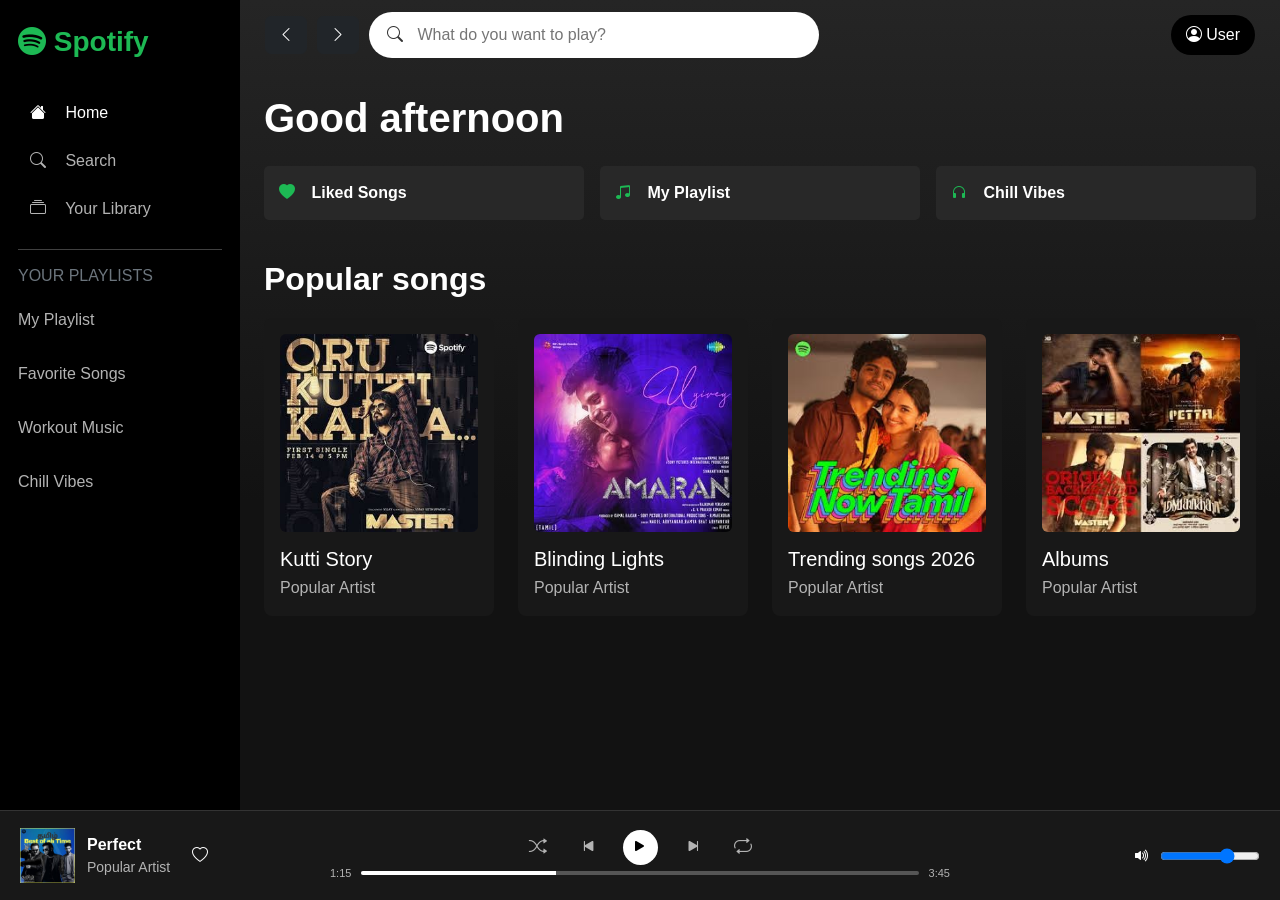
<file: index.html>
<!DOCTYPE html>
<html lang="en">
<head>
    <meta charset="UTF-8">
    <meta name="viewport" content="width=device-width, initial-scale=1.0">

    <title>Spotify Music Player</title>

    <!-- Bootstrap -->
    <link
        href="https://cdn.jsdelivr.net/npm/bootstrap@5.3.3/dist/css/bootstrap.min.css"
        rel="stylesheet">

    <!-- Bootstrap Icons -->
    <link
        rel="stylesheet"
        href="https://cdn.jsdelivr.net/npm/bootstrap-icons@1.11.3/font/bootstrap-icons.min.css">

    <link rel="stylesheet" href="style8.css">
</head>

<body>

<div class="spotify-container">

    <!-- ================= SIDEBAR ================= -->

    <aside class="sidebar">

        <h3 class="spotify-logo">
            <i class="bi bi-spotify"></i> Spotify
        </h3>

        <ul class="nav flex-column menu">

            <li class="nav-item">
                <a class="nav-link active" href="#">
                    <i class="bi bi-house-fill"></i>
                    Home
                </a>
            </li>

            <li class="nav-item">
                <a class="nav-link" href="#">
                    <i class="bi bi-search"></i>
                    Search
                </a>
            </li>

            <li class="nav-item">
                <a class="nav-link" href="#">
                    <i class="bi bi-collection"></i>
                    Your Library
                </a>
            </li>

        </ul>

        <hr>

        <h6 class="text-secondary">YOUR PLAYLISTS</h6>

        <ul class="nav flex-column playlist-menu">

            <li>
                <a href="#">My Playlist</a>
            </li>

            <li>
                <a href="#">Favorite Songs</a>
            </li>

            <li>
                <a href="#">Workout Music</a>
            </li>

            <li>
                <a href="#">Chill Vibes</a>
            </li>

        </ul>

    </aside>


    <!-- ================= MAIN CONTENT ================= -->

    <main class="main-content">

        <!-- TOP BAR -->

        <div class="top-bar">

            <button class="btn btn-dark">
                <i class="bi bi-chevron-left"></i>
            </button>

            <button class="btn btn-dark">
                <i class="bi bi-chevron-right"></i>
            </button>

            <div class="search-box">

                <i class="bi bi-search"></i>

                <input
                    type="text"
                    placeholder="What do you want to play?">

            </div>

            <button class="profile-btn">
                <i class="bi bi-person-circle"></i>
                User
            </button>

        </div>


        <!-- CONTENT -->

        <div class="container-fluid p-4">

            <h1 class="text-white fw-bold">
                Good afternoon
            </h1>

            <div class="row g-3 mt-2">

                <div class="col-md-4">
                    <div class="quick-card">
                        <i class="bi bi-heart-fill"></i>
                        Liked Songs
                    </div>
                </div>

                <div class="col-md-4">
                    <div class="quick-card">
                        <i class="bi bi-music-note-beamed"></i>
                        My Playlist
                    </div>
                </div>

                <div class="col-md-4">
                    <div class="quick-card">
                        <i class="bi bi-headphones"></i>
                        Chill Vibes
                    </div>
                </div>

            </div>


            <!-- POPULAR SONGS -->

            <h2 class="section-title">
                Popular songs
            </h2>

            <div class="row g-4">

                <!-- Song 1 -->

                <div class="col-6 col-md-4 col-lg-3">

                    <div class="song-card">

                        <img
                            src="song.jpg"
                            alt="Album">

                        <h5>Kutti Story</h5>

                        <p>Popular Artist</p>

                        <button class="play-button">
                            <i class="bi bi-play-fill"></i>
                        </button>

                    </div>

                </div>


                <!-- Song 2 -->

                <div class="col-6 col-md-4 col-lg-3">

                    <div class="song-card">

                        <img
                            src="song1.jpg"
                            alt="Album">

                        <h5>Blinding Lights</h5>

                        <p>Popular Artist</p>

                        <button class="play-button">
                            <i class="bi bi-play-fill"></i>
                        </button>

                    </div>

                </div>


                <!-- Song 3 -->

                <div class="col-6 col-md-4 col-lg-3">

                    <div class="song-card">

                        <img
                            src="song2.jpg"
                            alt="Album">

                        <h5>Trending songs 2026</h5>

                        <p>Popular Artist</p>

                        <button class="play-button">
                            <i class="bi bi-play-fill"></i>
                        </button>

                    </div>

                </div>


                <!-- Song 4 -->

                <div class="col-6 col-md-4 col-lg-3">

                    <div class="song-card">

                        <img
                            src="song3.jpg"
                            alt="Album">

                        <h5>Albums</h5>

                        <p>Popular Artist</p>

                        <button class="play-button">
                            <i class="bi bi-play-fill"></i>
                        </button>

                    </div>

                </div>

            </div>

        </div>

    </main>


    <!-- ================= MUSIC PLAYER ================= -->

    <footer class="music-player">

        <!-- Current Song -->

        <div class="current-song">

            <img
                src="song4im.jpg"
                alt="Album">

            <div>
                <strong>Perfect</strong>
                <small>Popular Artist</small>
            </div>

            <i class="bi bi-heart"></i>

        </div>


        <!-- Controls -->

        <div class="player-controls">

            <div class="control-buttons">

                <button>
                    <i class="bi bi-shuffle"></i>
                </button>

                <button>
                    <i class="bi bi-skip-start-fill"></i>
                </button>

                <button class="play-main">
                    <i class="bi bi-play-fill"></i>
                </button>

                <button>
                    <i class="bi bi-skip-end-fill"></i>
                </button>

                <button>
                    <i class="bi bi-repeat"></i>
                </button>

            </div>

            <div class="progress-area">

                <span>1:15</span>

                <div class="progress">

                    <div
                        class="progress-bar"
                        style="width: 35%;">
                    </div>

                </div>

                <span>3:45</span>

            </div>

        </div>


        <!-- Volume -->

        <div class="volume-control">

            <i class="bi bi-volume-up-fill"></i>

            <input
                type="range"
                min="0"
                max="100"
                value="70">

        </div>

    </footer>

</div>

</body>
</html>
</file>
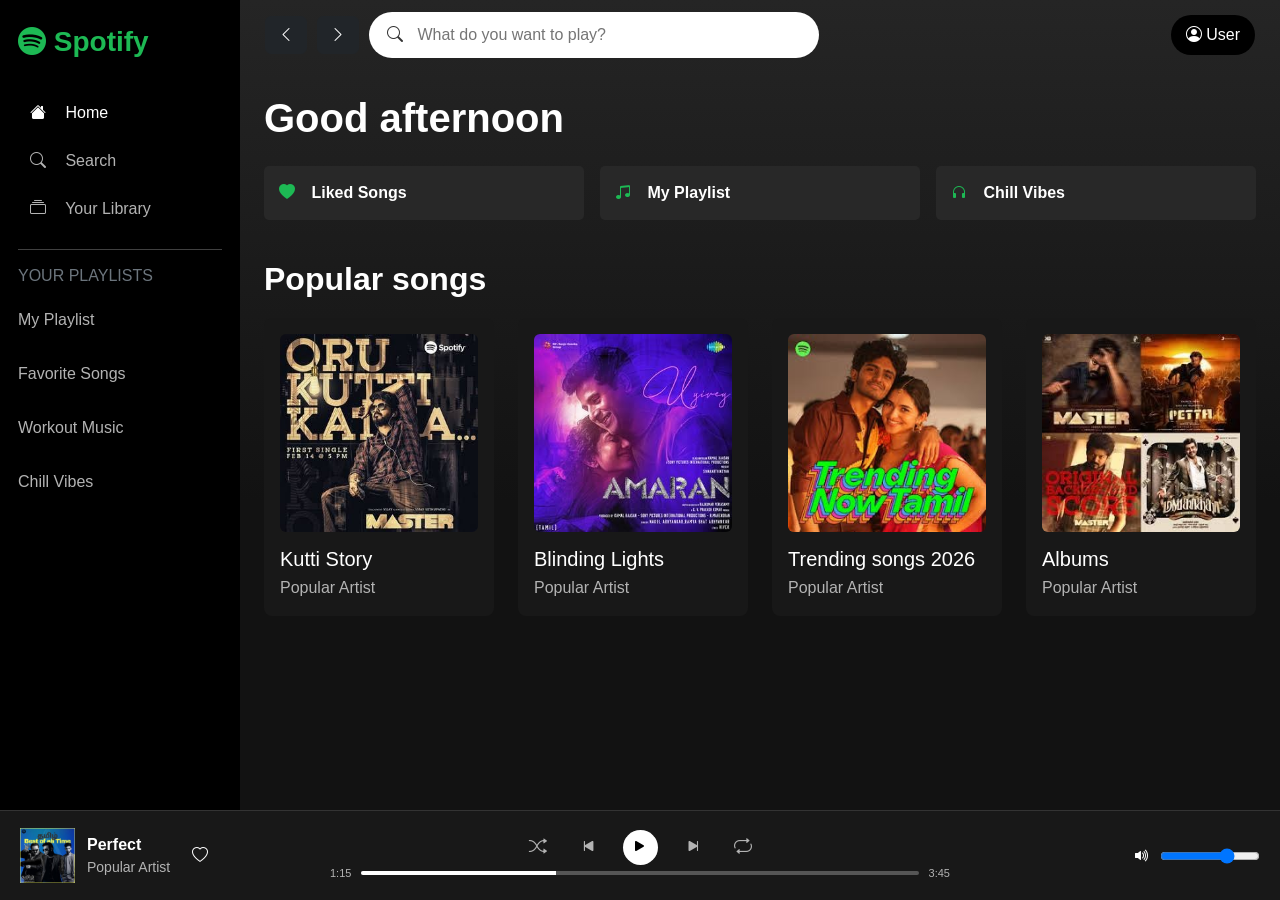
<file: index6.html>
<!DOCTYPE html>
<html lang="en">
<head>
    <meta charset="UTF-8">
    <meta name="viewport" content="width=device-width, initial-scale=1.0">

    <title>Spotify Music Player</title>

    <!-- Bootstrap -->
    <link
        href="https://cdn.jsdelivr.net/npm/bootstrap@5.3.3/dist/css/bootstrap.min.css"
        rel="stylesheet">

    <!-- Bootstrap Icons -->
    <link
        rel="stylesheet"
        href="https://cdn.jsdelivr.net/npm/bootstrap-icons@1.11.3/font/bootstrap-icons.min.css">

    <link rel="stylesheet" href="style8.css">
</head>

<body>

<div class="spotify-container">

    <!-- ================= SIDEBAR ================= -->

    <aside class="sidebar">

        <h3 class="spotify-logo">
            <i class="bi bi-spotify"></i> Spotify
        </h3>

        <ul class="nav flex-column menu">

            <li class="nav-item">
                <a class="nav-link active" href="#">
                    <i class="bi bi-house-fill"></i>
                    Home
                </a>
            </li>

            <li class="nav-item">
                <a class="nav-link" href="#">
                    <i class="bi bi-search"></i>
                    Search
                </a>
            </li>

            <li class="nav-item">
                <a class="nav-link" href="#">
                    <i class="bi bi-collection"></i>
                    Your Library
                </a>
            </li>

        </ul>

        <hr>

        <h6 class="text-secondary">YOUR PLAYLISTS</h6>

        <ul class="nav flex-column playlist-menu">

            <li>
                <a href="#">My Playlist</a>
            </li>

            <li>
                <a href="#">Favorite Songs</a>
            </li>

            <li>
                <a href="#">Workout Music</a>
            </li>

            <li>
                <a href="#">Chill Vibes</a>
            </li>

        </ul>

    </aside>


    <!-- ================= MAIN CONTENT ================= -->

    <main class="main-content">

        <!-- TOP BAR -->

        <div class="top-bar">

            <button class="btn btn-dark">
                <i class="bi bi-chevron-left"></i>
            </button>

            <button class="btn btn-dark">
                <i class="bi bi-chevron-right"></i>
            </button>

            <div class="search-box">

                <i class="bi bi-search"></i>

                <input
                    type="text"
                    placeholder="What do you want to play?">

            </div>

            <button class="profile-btn">
                <i class="bi bi-person-circle"></i>
                User
            </button>

        </div>


        <!-- CONTENT -->

        <div class="container-fluid p-4">

            <h1 class="text-white fw-bold">
                Good afternoon
            </h1>

            <div class="row g-3 mt-2">

                <div class="col-md-4">
                    <div class="quick-card">
                        <i class="bi bi-heart-fill"></i>
                        Liked Songs
                    </div>
                </div>

                <div class="col-md-4">
                    <div class="quick-card">
                        <i class="bi bi-music-note-beamed"></i>
                        My Playlist
                    </div>
                </div>

                <div class="col-md-4">
                    <div class="quick-card">
                        <i class="bi bi-headphones"></i>
                        Chill Vibes
                    </div>
                </div>

            </div>


            <!-- POPULAR SONGS -->

            <h2 class="section-title">
                Popular songs
            </h2>

            <div class="row g-4">

                <!-- Song 1 -->

                <div class="col-6 col-md-4 col-lg-3">

                    <div class="song-card">

                        <img
                            src="song.jpg"
                            alt="Album">

                        <h5>Kutti Story</h5>

                        <p>Popular Artist</p>

                        <button class="play-button">
                            <i class="bi bi-play-fill"></i>
                        </button>

                    </div>

                </div>


                <!-- Song 2 -->

                <div class="col-6 col-md-4 col-lg-3">

                    <div class="song-card">

                        <img
                            src="song1.jpg"
                            alt="Album">

                        <h5>Blinding Lights</h5>

                        <p>Popular Artist</p>

                        <button class="play-button">
                            <i class="bi bi-play-fill"></i>
                        </button>

                    </div>

                </div>


                <!-- Song 3 -->

                <div class="col-6 col-md-4 col-lg-3">

                    <div class="song-card">

                        <img
                            src="song2.jpg"
                            alt="Album">

                        <h5>Trending songs 2026</h5>

                        <p>Popular Artist</p>

                        <button class="play-button">
                            <i class="bi bi-play-fill"></i>
                        </button>

                    </div>

                </div>


                <!-- Song 4 -->

                <div class="col-6 col-md-4 col-lg-3">

                    <div class="song-card">

                        <img
                            src="song3.jpg"
                            alt="Album">

                        <h5>Albums</h5>

                        <p>Popular Artist</p>

                        <button class="play-button">
                            <i class="bi bi-play-fill"></i>
                        </button>

                    </div>

                </div>

            </div>

        </div>

    </main>


    <!-- ================= MUSIC PLAYER ================= -->

    <footer class="music-player">

        <!-- Current Song -->

        <div class="current-song">

            <img
                src="song4im.jpg"
                alt="Album">

            <div>
                <strong>Perfect</strong>
                <small>Popular Artist</small>
            </div>

            <i class="bi bi-heart"></i>

        </div>


        <!-- Controls -->

        <div class="player-controls">

            <div class="control-buttons">

                <button>
                    <i class="bi bi-shuffle"></i>
                </button>

                <button>
                    <i class="bi bi-skip-start-fill"></i>
                </button>

                <button class="play-main">
                    <i class="bi bi-play-fill"></i>
                </button>

                <button>
                    <i class="bi bi-skip-end-fill"></i>
                </button>

                <button>
                    <i class="bi bi-repeat"></i>
                </button>

            </div>

            <div class="progress-area">

                <span>1:15</span>

                <div class="progress">

                    <div
                        class="progress-bar"
                        style="width: 35%;">
                    </div>

                </div>

                <span>3:45</span>

            </div>

        </div>


        <!-- Volume -->

        <div class="volume-control">

            <i class="bi bi-volume-up-fill"></i>

            <input
                type="range"
                min="0"
                max="100"
                value="70">

        </div>

    </footer>

</div>

</body>
</html>
</file>
<file: style8.css>
* {
    box-sizing: border-box;
}

body {
    margin: 0;
    font-family: Arial, sans-serif;
    background-color: #121212;
    color: white;
}


/* ================= MAIN CONTAINER ================= */

.spotify-container {
    min-height: 100vh;
    padding-bottom: 90px;
}


/* ================= SIDEBAR ================= */

.sidebar {
    position: fixed;
    left: 0;
    top: 0;
    bottom: 90px;

    width: 240px;

    background-color: #000;

    padding: 25px 18px;

    overflow-y: auto;
}

.spotify-logo {
    color: #1db954;
    font-weight: bold;
    margin-bottom: 30px;
}

.menu .nav-link {
    color: #b3b3b3;
    padding: 12px;
    font-size: 16px;
}

.menu .nav-link i {
    margin-right: 15px;
}

.menu .nav-link:hover,
.menu .nav-link.active {
    color: white;
}

.playlist-menu {
    list-style: none;
    padding: 0;
}

.playlist-menu li {
    margin: 15px 0;
}

.playlist-menu a {
    color: #b3b3b3;
    text-decoration: none;
}

.playlist-menu a:hover {
    color: white;
}


/* ================= MAIN CONTENT ================= */

.main-content {
    margin-left: 240px;
    min-height: calc(100vh - 90px);

    background: linear-gradient(
        #252525,
        #121212 500px
    );
}


/* ================= TOP BAR ================= */

.top-bar {
    height: 70px;

    display: flex;
    align-items: center;

    gap: 10px;

    padding: 10px 25px;
}

.search-box {
    background-color: white;
    border-radius: 25px;

    width: 450px;

    padding: 10px 18px;

    color: #333;
}

.search-box input {
    border: none;
    outline: none;
    width: 90%;
    margin-left: 8px;
}

.profile-btn {
    margin-left: auto;

    background-color: #000;
    color: white;

    border: none;
    border-radius: 20px;

    padding: 8px 15px;
}


/* ================= QUICK CARDS ================= */

.quick-card {
    background-color: #282828;

    padding: 15px;

    border-radius: 5px;

    font-weight: bold;

    transition: 0.3s;
}

.quick-card:hover {
    background-color: #3a3a3a;
}

.quick-card i {
    color: #1db954;
    margin-right: 12px;
}


/* ================= SONG CARDS ================= */

.section-title {
    margin-top: 40px;
    margin-bottom: 20px;
    font-weight: bold;
}

.song-card {
    position: relative;

    background-color: #181818;

    padding: 16px;

    border-radius: 8px;

    transition: 0.3s;
}

.song-card:hover {
    background-color: #282828;
    transform: translateY(-5px);
}

.song-card img {
    width: 100%;
    border-radius: 6px;
}

.song-card h5 {
    margin-top: 15px;
    margin-bottom: 5px;
}

.song-card p {
    color: #b3b3b3;
    margin: 0;
}

.play-button {
    position: absolute;

    right: 20px;
    bottom: 55px;

    width: 45px;
    height: 45px;

    border: none;
    border-radius: 50%;

    background-color: #1db954;

    font-size: 25px;

    opacity: 0;
    transition: 0.3s;
}

.song-card:hover .play-button {
    opacity: 1;
}


/* ================= MUSIC PLAYER ================= */

.music-player {
    position: fixed;

    left: 0;
    right: 0;
    bottom: 0;

    height: 90px;

    background-color: #181818;

    border-top: 1px solid #333;

    display: flex;

    align-items: center;

    padding: 12px 20px;

    z-index: 1000;
}


/* Current Song */

.current-song {
    width: 25%;

    display: flex;
    align-items: center;

    gap: 12px;
}

.current-song img {
    width: 55px;
    height: 55px;
}

.current-song div {
    display: flex;
    flex-direction: column;
}

.current-song small {
    color: #b3b3b3;
}

.current-song .bi-heart {
    margin-left: 10px;
}


/* Player Controls */

.player-controls {
    width: 50%;
}

.control-buttons {
    display: flex;
    justify-content: center;
    align-items: center;

    gap: 20px;
}

.control-buttons button {
    background: none;
    border: none;

    color: #b3b3b3;

    font-size: 18px;
}

.control-buttons button:hover {
    color: white;
}

.play-main {
    background-color: white !important;

    color: black !important;

    width: 35px;
    height: 35px;

    border-radius: 50%;
}

.progress-area {
    display: flex;

    align-items: center;

    gap: 10px;

    font-size: 11px;
    color: #b3b3b3;
}

.progress {
    height: 4px;
    flex: 1;

    background-color: #555;
}

.progress-bar {
    background-color: white;
}


/* Volume */

.volume-control {
    width: 25%;

    display: flex;

    justify-content: flex-end;

    align-items: center;

    gap: 10px;
}

.volume-control input {
    width: 100px;
}


/* ================= RESPONSIVE ================= */

@media (max-width: 768px) {

    .sidebar {
        width: 70px;
        padding: 20px 10px;
    }

    .spotify-logo {
        font-size: 0;
        text-align: center;
    }

    .spotify-logo i {
        font-size: 28px;
    }

    .menu .nav-link {
        text-align: center;
        font-size: 0;
    }

    .menu .nav-link i {
        font-size: 20px;
        margin: 0;
    }

    .playlist-menu,
    .sidebar hr,
    .sidebar h6 {
        display: none;
    }

    .main-content {
        margin-left: 70px;
    }

    .search-box {
        width: 250px;
    }

    .current-song {
        width: 30%;
    }

    .player-controls {
        width: 50%;
    }

    .volume-control {
        width: 20%;
    }
}


@media (max-width: 576px) {

    .top-bar {
        padding: 10px;
    }

    .search-box {
        width: 160px;
    }

    .profile-btn {
        display: none;
    }

    .current-song {
        width: 25%;
    }

    .current-song div,
    .current-song .bi-heart,
    .volume-control {
        display: none;
    }

    .player-controls {
        width: 75%;
    }

}@charset "utf-8";
/* CSS Document */
</file>
